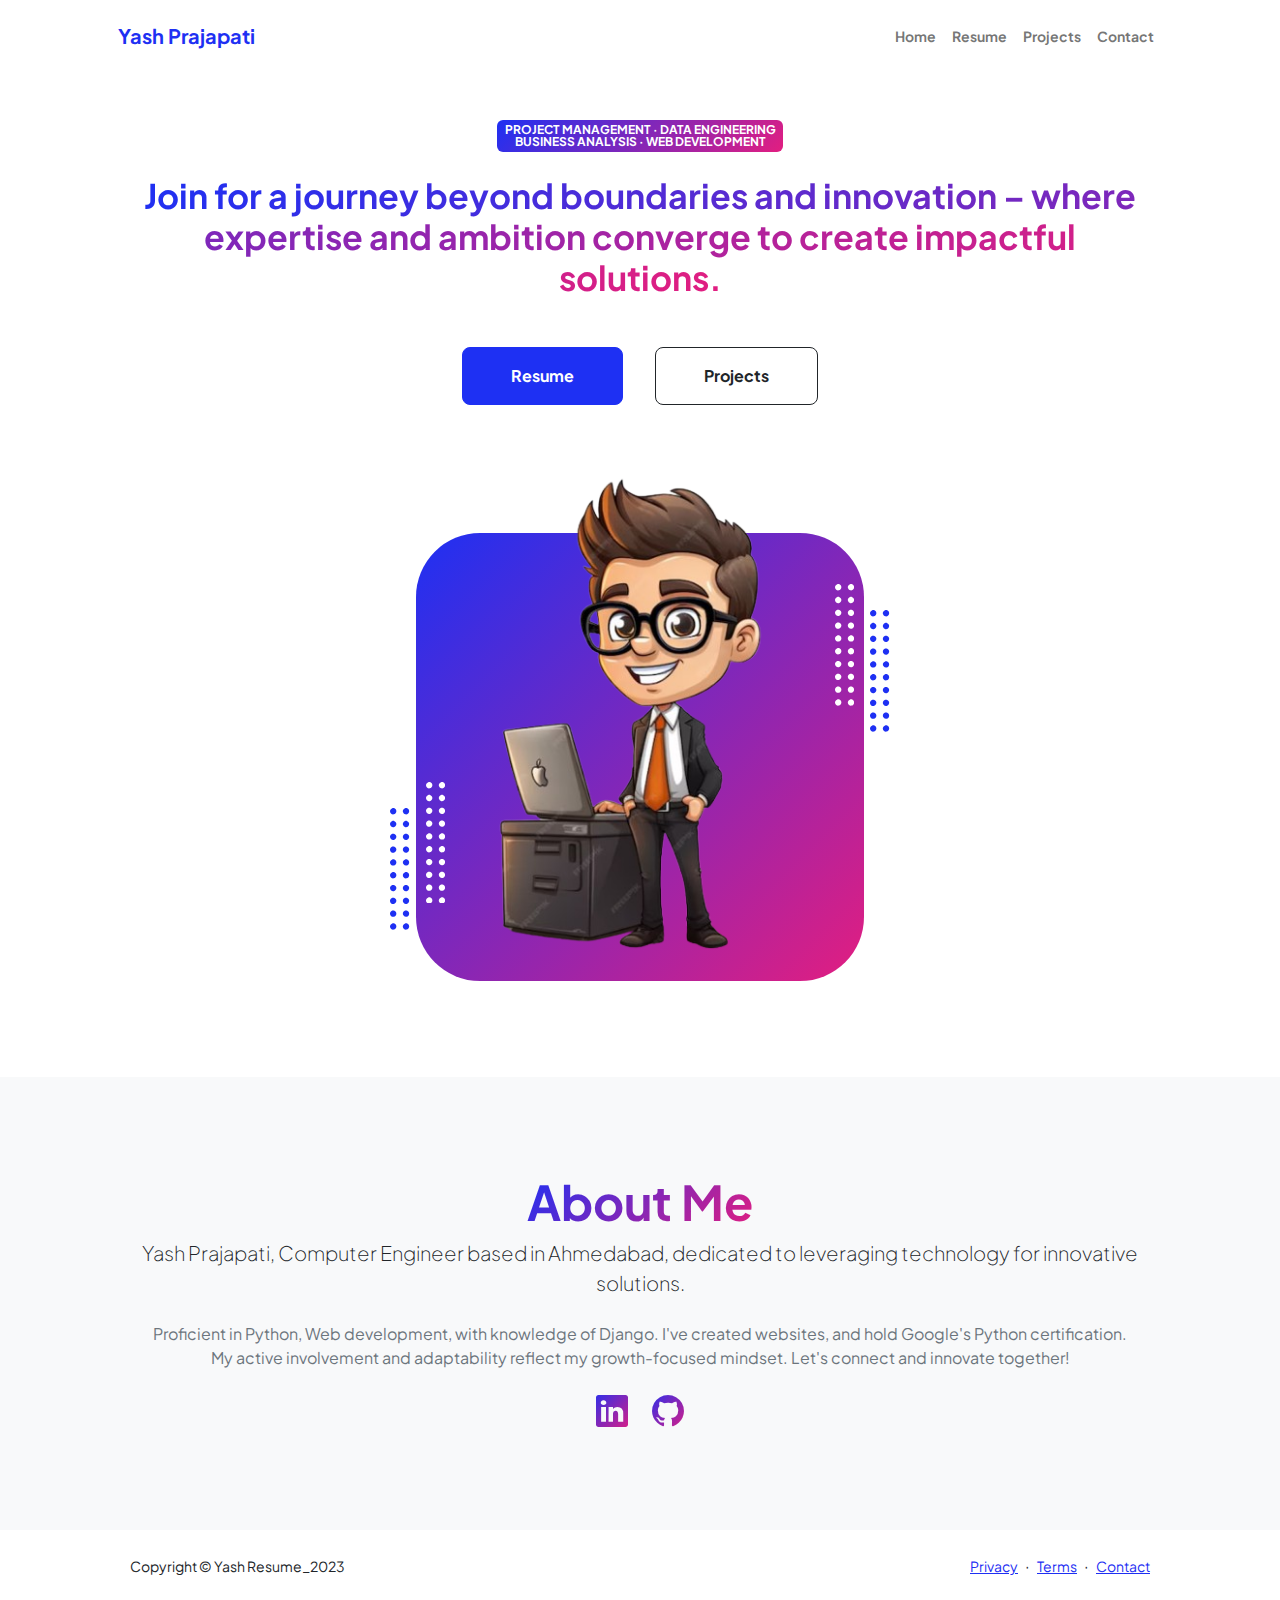
<file: index.html>
<!DOCTYPE html>
<html lang="en">

<head>
    <meta charset="utf-8" />
    <meta name="viewport" content="width=device-width, initial-scale=1, shrink-to-fit=no" />
    <meta name="description" content="Yash Resume" />
    <meta name="author" content="Yash Prajapati" />
    <title>Yash Prajapati</title>
    <!-- Favicon-->
    <link rel="icon" type="image/x-icon" href="assets/favicon.ico" />
    <!-- Custom Google font-->
    <link rel="preconnect" href="https://fonts.googleapis.com" />
    <link rel="preconnect" href="https://fonts.gstatic.com" crossorigin />
    <link
        href="https://fonts.googleapis.com/css2?family=Plus+Jakarta+Sans:wght@100;200;300;400;500;600;700;800;900&amp;display=swap"
        rel="stylesheet" />
    <!-- Bootstrap icons-->
    <link href="https://cdn.jsdelivr.net/npm/bootstrap-icons@1.8.1/font/bootstrap-icons.css" rel="stylesheet" />
    <!-- Core theme CSS (includes Bootstrap)-->
    <link href="css/styles.css" rel="stylesheet" />

    <!-- Google tag (gtag.js) -->
    <script async src="https://www.googletagmanager.com/gtag/js?id=G-6KYEHEH94V"></script>
    <script>
        window.dataLayer = window.dataLayer || [];
        function gtag() { dataLayer.push(arguments); }
        gtag('js', new Date());

        gtag('config', 'G-6KYEHEH94V');
    </script>

    <meta property="og:title" content="Yash Prajapati Resume">
    <meta property="og:description"content="Yash Prajapati, Computer Engineer based in Ahmedabad, dedicated to leveraging technology for innovative solutions.">
    <meta property="og:image" content="https://yashp-resume.netlify.app/assets/websnap.png">
    <meta property="og:url" content="https://yashp-resume.netlify.app/">
</head>

<body class="d-flex flex-column h-100">
    <main class="flex-shrink-0">
        <!-- Navigation-->
        <nav class="navbar navbar-expand-lg navbar-light bg-white py-3">
            <div class="container px-5">
                <a class="navbar-brand" href="index.html"><span class="fw-bolder text-primary">Yash Prajapati</span></a>
                <button class="navbar-toggler" type="button" data-bs-toggle="collapse"
                    data-bs-target="#navbarSupportedContent" aria-controls="navbarSupportedContent"
                    aria-expanded="false" aria-label="Toggle navigation"><span
                        class="navbar-toggler-icon"></span></button>
                <div class="collapse navbar-collapse" id="navbarSupportedContent">
                    <ul class="navbar-nav ms-auto mb-2 mb-lg-0 small fw-bolder">
                        <li class="nav-item"><a class="nav-link" href="index.html">Home</a></li>
                        <li class="nav-item"><a class="nav-link" href="resume.html">Resume</a></li>
                        <li class="nav-item"><a class="nav-link" href="projects.html">Projects</a></li>
                        <li class="nav-item"><a class="nav-link" href="contact.html">Contact</a></li>
                    </ul>
                </div>
            </div>
        </nav>
        <!-- Header-->
        <header class="py-5">
            <div class="container px-5 pb-5">
                <div class="row gx-5 align-items-center">
                    <div class="col-xxl-5">
                        <!-- Header text content-->
                        <div class="text-center text-xxl-start">
                            <div class="badge bg-gradient-primary-to-secondary text-white mb-4">
                                <div class="text-uppercase" style="font-size: 12px;">Project Management &middot; Data Engineering </div>
                                <div class="text-uppercase" style="font-size: 12px;">Business Analysis &middot; Web Development</div>                            </div>
                            <!-- <div class="fs-3 fw-light text-muted">I can help your business to</div> -->
                            <h1 class="display-3 fw-bolder mb-5" style="font-size: 34px;"><span class="text-gradient d-inline">Join for a journey beyond boundaries and innovation – where expertise and ambition converge to create impactful solutions.</span></h1>
                            <div
                                class="d-grid gap-3 d-sm-flex justify-content-sm-center justify-content-xxl-start mb-3">
                                <a class="btn btn-primary btn-lg px-5 py-3 me-sm-3 fs-6 fw-bolder"
                                    href="resume.html">Resume</a>
                                <a class="btn btn-outline-dark btn-lg px-5 py-3 fs-6 fw-bolder"
                                    href="projects.html">Projects</a>
                            </div>
                        </div>
                    </div>
                    <div class="col-xxl-7">
                        <!-- Header profile picture-->
                        <div class="d-flex justify-content-center mt-5 mt-xxl-0">
                            <div class="profile bg-gradient-primary-to-secondary">

                                <img class="profile-img" src="assets/icon_nobg.png" alt="..." />
                                <div class="dots-1">
                                    <!-- SVG Dots-->
                                    <svg version="1.1" xmlns="http://www.w3.org/2000/svg"
                                        xmlns:xlink="http://www.w3.org/1999/xlink" x="0px" y="0px"
                                        viewBox="0 0 191.6 1215.4" style="enable-background: new 0 0 191.6 1215.4"
                                        xml:space="preserve">
                                        <g transform="translate(0.000000,1280.000000) scale(0.100000,-0.100000)">
                                            <path
                                                d="M227.7,12788.6c-105-35-200-141-222-248c-43-206,163-412,369-369c155,32,275,190,260,339c-11,105-90,213-190,262        C383.7,12801.6,289.7,12808.6,227.7,12788.6z">
                                            </path>
                                            <path
                                                d="M1507.7,12788.6c-151-50-253-216-222-362c25-119,136-230,254-255c194-41,395,142,375,339c-11,105-90,213-190,262        C1663.7,12801.6,1569.7,12808.6,1507.7,12788.6z">
                                            </path>
                                            <path
                                                d="M227.7,11508.6c-105-35-200-141-222-248c-43-206,163-412,369-369c155,32,275,190,260,339c-11,105-90,213-190,262        C383.7,11521.6,289.7,11528.6,227.7,11508.6z">
                                            </path>
                                            <path
                                                d="M1507.7,11508.6c-151-50-253-216-222-362c25-119,136-230,254-255c194-41,395,142,375,339c-11,105-90,213-190,262        C1663.7,11521.6,1569.7,11528.6,1507.7,11508.6z">
                                            </path>
                                            <path
                                                d="M227.7,10228.6c-105-35-200-141-222-248c-43-206,163-412,369-369c155,32,275,190,260,339c-11,105-90,213-190,262        C383.7,10241.6,289.7,10248.6,227.7,10228.6z">
                                            </path>
                                            <path
                                                d="M1507.7,10228.6c-105-35-200-141-222-248c-43-206,163-412,369-369c155,32,275,190,260,339c-11,105-90,213-190,262        C1663.7,10241.6,1569.7,10248.6,1507.7,10228.6z">
                                            </path>
                                            <path
                                                d="M227.7,8948.6c-105-35-200-141-222-248c-43-206,163-412,369-369c155,32,275,190,260,339c-11,105-90,213-190,262        C383.7,8961.6,289.7,8968.6,227.7,8948.6z">
                                            </path>
                                            <path
                                                d="M1507.7,8948.6c-105-35-200-141-222-248c-43-206,163-412,369-369c155,32,275,190,260,339c-11,105-90,213-190,262        C1663.7,8961.6,1569.7,8968.6,1507.7,8948.6z">
                                            </path>
                                            <path
                                                d="M227.7,7668.6c-105-35-200-141-222-248c-43-206,163-412,369-369c155,32,275,190,260,339c-11,105-90,213-190,262        C383.7,7681.6,289.7,7688.6,227.7,7668.6z">
                                            </path>
                                            <path
                                                d="M1507.7,7668.6c-105-35-200-141-222-248c-43-206,163-412,369-369c155,32,275,190,260,339c-11,105-90,213-190,262        C1663.7,7681.6,1569.7,7688.6,1507.7,7668.6z">
                                            </path>
                                            <path
                                                d="M227.7,6388.6c-105-35-200-141-222-248c-43-206,163-412,369-369c155,32,275,190,260,339c-11,105-90,213-190,262        C383.7,6401.6,289.7,6408.6,227.7,6388.6z">
                                            </path>
                                            <path
                                                d="M1507.7,6388.6c-105-35-200-141-222-248c-43-206,163-412,369-369c155,32,275,190,260,339c-11,105-90,213-190,262        C1663.7,6401.6,1569.7,6408.6,1507.7,6388.6z">
                                            </path>
                                            <path
                                                d="M227.7,5108.6c-105-35-200-141-222-248c-43-206,163-412,369-369c155,32,275,190,260,339c-11,105-90,213-190,262        C383.7,5121.6,289.7,5128.6,227.7,5108.6z">
                                            </path>
                                            <path
                                                d="M1507.7,5108.6c-105-35-200-141-222-248c-43-206,163-412,369-369c155,32,275,190,260,339c-11,105-90,213-190,262        C1663.7,5121.6,1569.7,5128.6,1507.7,5108.6z">
                                            </path>
                                            <path
                                                d="M227.7,3828.6c-105-35-200-141-222-248c-43-206,163-412,369-369c155,32,275,190,260,339c-11,105-90,213-190,262        C383.7,3841.6,289.7,3848.6,227.7,3828.6z">
                                            </path>
                                            <path
                                                d="M1507.7,3828.6c-105-35-200-141-222-248c-43-206,163-412,369-369c155,32,275,190,260,339c-11,105-90,213-190,262        C1663.7,3841.6,1569.7,3848.6,1507.7,3828.6z">
                                            </path>
                                            <path
                                                d="M227.7,2548.6c-105-35-200-141-222-248c-43-206,163-412,369-369c155,32,275,190,260,339c-11,105-90,213-190,262        C383.7,2561.6,289.7,2568.6,227.7,2548.6z">
                                            </path>
                                            <path
                                                d="M1507.7,2548.6c-105-35-200-141-222-248c-43-206,163-412,369-369c155,32,275,190,260,339c-11,105-90,213-190,262        C1663.7,2561.6,1569.7,2568.6,1507.7,2548.6z">
                                            </path>
                                            <path
                                                d="M227.7,1268.6c-105-35-200-141-222-248c-43-206,163-412,369-369c155,32,275,190,260,339c-11,105-90,213-190,262        C383.7,1281.6,289.7,1288.6,227.7,1268.6z">
                                            </path>
                                            <path
                                                d="M1507.7,1268.6c-105-35-200-141-222-248c-43-206,163-412,369-369c155,32,275,190,260,339c-11,105-90,213-190,262        C1663.7,1281.6,1569.7,1288.6,1507.7,1268.6z">
                                            </path>
                                        </g>
                                    </svg>
                                    <!-- END of SVG dots-->
                                </div>
                                <div class="dots-2">
                                    <!-- SVG Dots-->
                                    <svg version="1.1" xmlns="http://www.w3.org/2000/svg"
                                        xmlns:xlink="http://www.w3.org/1999/xlink" x="0px" y="0px"
                                        viewBox="0 0 191.6 1215.4" style="enable-background: new 0 0 191.6 1215.4"
                                        xml:space="preserve">
                                        <g transform="translate(0.000000,1280.000000) scale(0.100000,-0.100000)">
                                            <path
                                                d="M227.7,12788.6c-105-35-200-141-222-248c-43-206,163-412,369-369c155,32,275,190,260,339c-11,105-90,213-190,262        C383.7,12801.6,289.7,12808.6,227.7,12788.6z">
                                            </path>
                                            <path
                                                d="M1507.7,12788.6c-151-50-253-216-222-362c25-119,136-230,254-255c194-41,395,142,375,339c-11,105-90,213-190,262        C1663.7,12801.6,1569.7,12808.6,1507.7,12788.6z">
                                            </path>
                                            <path
                                                d="M227.7,11508.6c-105-35-200-141-222-248c-43-206,163-412,369-369c155,32,275,190,260,339c-11,105-90,213-190,262        C383.7,11521.6,289.7,11528.6,227.7,11508.6z">
                                            </path>
                                            <path
                                                d="M1507.7,11508.6c-151-50-253-216-222-362c25-119,136-230,254-255c194-41,395,142,375,339c-11,105-90,213-190,262        C1663.7,11521.6,1569.7,11528.6,1507.7,11508.6z">
                                            </path>
                                            <path
                                                d="M227.7,10228.6c-105-35-200-141-222-248c-43-206,163-412,369-369c155,32,275,190,260,339c-11,105-90,213-190,262        C383.7,10241.6,289.7,10248.6,227.7,10228.6z">
                                            </path>
                                            <path
                                                d="M1507.7,10228.6c-105-35-200-141-222-248c-43-206,163-412,369-369c155,32,275,190,260,339c-11,105-90,213-190,262        C1663.7,10241.6,1569.7,10248.6,1507.7,10228.6z">
                                            </path>
                                            <path
                                                d="M227.7,8948.6c-105-35-200-141-222-248c-43-206,163-412,369-369c155,32,275,190,260,339c-11,105-90,213-190,262        C383.7,8961.6,289.7,8968.6,227.7,8948.6z">
                                            </path>
                                            <path
                                                d="M1507.7,8948.6c-105-35-200-141-222-248c-43-206,163-412,369-369c155,32,275,190,260,339c-11,105-90,213-190,262        C1663.7,8961.6,1569.7,8968.6,1507.7,8948.6z">
                                            </path>
                                            <path
                                                d="M227.7,7668.6c-105-35-200-141-222-248c-43-206,163-412,369-369c155,32,275,190,260,339c-11,105-90,213-190,262        C383.7,7681.6,289.7,7688.6,227.7,7668.6z">
                                            </path>
                                            <path
                                                d="M1507.7,7668.6c-105-35-200-141-222-248c-43-206,163-412,369-369c155,32,275,190,260,339c-11,105-90,213-190,262        C1663.7,7681.6,1569.7,7688.6,1507.7,7668.6z">
                                            </path>
                                            <path
                                                d="M227.7,6388.6c-105-35-200-141-222-248c-43-206,163-412,369-369c155,32,275,190,260,339c-11,105-90,213-190,262        C383.7,6401.6,289.7,6408.6,227.7,6388.6z">
                                            </path>
                                            <path
                                                d="M1507.7,6388.6c-105-35-200-141-222-248c-43-206,163-412,369-369c155,32,275,190,260,339c-11,105-90,213-190,262        C1663.7,6401.6,1569.7,6408.6,1507.7,6388.6z">
                                            </path>
                                            <path
                                                d="M227.7,5108.6c-105-35-200-141-222-248c-43-206,163-412,369-369c155,32,275,190,260,339c-11,105-90,213-190,262        C383.7,5121.6,289.7,5128.6,227.7,5108.6z">
                                            </path>
                                            <path
                                                d="M1507.7,5108.6c-105-35-200-141-222-248c-43-206,163-412,369-369c155,32,275,190,260,339c-11,105-90,213-190,262        C1663.7,5121.6,1569.7,5128.6,1507.7,5108.6z">
                                            </path>
                                            <path
                                                d="M227.7,3828.6c-105-35-200-141-222-248c-43-206,163-412,369-369c155,32,275,190,260,339c-11,105-90,213-190,262        C383.7,3841.6,289.7,3848.6,227.7,3828.6z">
                                            </path>
                                            <path
                                                d="M1507.7,3828.6c-105-35-200-141-222-248c-43-206,163-412,369-369c155,32,275,190,260,339c-11,105-90,213-190,262        C1663.7,3841.6,1569.7,3848.6,1507.7,3828.6z">
                                            </path>
                                            <path
                                                d="M227.7,2548.6c-105-35-200-141-222-248c-43-206,163-412,369-369c155,32,275,190,260,339c-11,105-90,213-190,262        C383.7,2561.6,289.7,2568.6,227.7,2548.6z">
                                            </path>
                                            <path
                                                d="M1507.7,2548.6c-105-35-200-141-222-248c-43-206,163-412,369-369c155,32,275,190,260,339c-11,105-90,213-190,262        C1663.7,2561.6,1569.7,2568.6,1507.7,2548.6z">
                                            </path>
                                            <path
                                                d="M227.7,1268.6c-105-35-200-141-222-248c-43-206,163-412,369-369c155,32,275,190,260,339c-11,105-90,213-190,262        C383.7,1281.6,289.7,1288.6,227.7,1268.6z">
                                            </path>
                                            <path
                                                d="M1507.7,1268.6c-105-35-200-141-222-248c-43-206,163-412,369-369c155,32,275,190,260,339c-11,105-90,213-190,262        C1663.7,1281.6,1569.7,1288.6,1507.7,1268.6z">
                                            </path>
                                        </g>
                                    </svg>
                                    <!-- END of SVG dots-->
                                </div>
                                <div class="dots-3">
                                    <!-- SVG Dots-->
                                    <svg version="1.1" xmlns="http://www.w3.org/2000/svg"
                                        xmlns:xlink="http://www.w3.org/1999/xlink" x="0px" y="0px"
                                        viewBox="0 0 191.6 1215.4" style="enable-background: new 0 0 191.6 1215.4"
                                        xml:space="preserve">
                                        <g transform="translate(0.000000,1280.000000) scale(0.100000,-0.100000)">
                                            <path
                                                d="M227.7,12788.6c-105-35-200-141-222-248c-43-206,163-412,369-369c155,32,275,190,260,339c-11,105-90,213-190,262        C383.7,12801.6,289.7,12808.6,227.7,12788.6z">
                                            </path>
                                            <path
                                                d="M1507.7,12788.6c-151-50-253-216-222-362c25-119,136-230,254-255c194-41,395,142,375,339c-11,105-90,213-190,262        C1663.7,12801.6,1569.7,12808.6,1507.7,12788.6z">
                                            </path>
                                            <path
                                                d="M227.7,11508.6c-105-35-200-141-222-248c-43-206,163-412,369-369c155,32,275,190,260,339c-11,105-90,213-190,262        C383.7,11521.6,289.7,11528.6,227.7,11508.6z">
                                            </path>
                                            <path
                                                d="M1507.7,11508.6c-151-50-253-216-222-362c25-119,136-230,254-255c194-41,395,142,375,339c-11,105-90,213-190,262        C1663.7,11521.6,1569.7,11528.6,1507.7,11508.6z">
                                            </path>
                                            <path
                                                d="M227.7,10228.6c-105-35-200-141-222-248c-43-206,163-412,369-369c155,32,275,190,260,339c-11,105-90,213-190,262        C383.7,10241.6,289.7,10248.6,227.7,10228.6z">
                                            </path>
                                            <path
                                                d="M1507.7,10228.6c-105-35-200-141-222-248c-43-206,163-412,369-369c155,32,275,190,260,339c-11,105-90,213-190,262        C1663.7,10241.6,1569.7,10248.6,1507.7,10228.6z">
                                            </path>
                                            <path
                                                d="M227.7,8948.6c-105-35-200-141-222-248c-43-206,163-412,369-369c155,32,275,190,260,339c-11,105-90,213-190,262        C383.7,8961.6,289.7,8968.6,227.7,8948.6z">
                                            </path>
                                            <path
                                                d="M1507.7,8948.6c-105-35-200-141-222-248c-43-206,163-412,369-369c155,32,275,190,260,339c-11,105-90,213-190,262        C1663.7,8961.6,1569.7,8968.6,1507.7,8948.6z">
                                            </path>
                                            <path
                                                d="M227.7,7668.6c-105-35-200-141-222-248c-43-206,163-412,369-369c155,32,275,190,260,339c-11,105-90,213-190,262        C383.7,7681.6,289.7,7688.6,227.7,7668.6z">
                                            </path>
                                            <path
                                                d="M1507.7,7668.6c-105-35-200-141-222-248c-43-206,163-412,369-369c155,32,275,190,260,339c-11,105-90,213-190,262        C1663.7,7681.6,1569.7,7688.6,1507.7,7668.6z">
                                            </path>
                                            <path
                                                d="M227.7,6388.6c-105-35-200-141-222-248c-43-206,163-412,369-369c155,32,275,190,260,339c-11,105-90,213-190,262        C383.7,6401.6,289.7,6408.6,227.7,6388.6z">
                                            </path>
                                            <path
                                                d="M1507.7,6388.6c-105-35-200-141-222-248c-43-206,163-412,369-369c155,32,275,190,260,339c-11,105-90,213-190,262        C1663.7,6401.6,1569.7,6408.6,1507.7,6388.6z">
                                            </path>
                                            <path
                                                d="M227.7,5108.6c-105-35-200-141-222-248c-43-206,163-412,369-369c155,32,275,190,260,339c-11,105-90,213-190,262        C383.7,5121.6,289.7,5128.6,227.7,5108.6z">
                                            </path>
                                            <path
                                                d="M1507.7,5108.6c-105-35-200-141-222-248c-43-206,163-412,369-369c155,32,275,190,260,339c-11,105-90,213-190,262        C1663.7,5121.6,1569.7,5128.6,1507.7,5108.6z">
                                            </path>
                                            <path
                                                d="M227.7,3828.6c-105-35-200-141-222-248c-43-206,163-412,369-369c155,32,275,190,260,339c-11,105-90,213-190,262        C383.7,3841.6,289.7,3848.6,227.7,3828.6z">
                                            </path>
                                            <path
                                                d="M1507.7,3828.6c-105-35-200-141-222-248c-43-206,163-412,369-369c155,32,275,190,260,339c-11,105-90,213-190,262        C1663.7,3841.6,1569.7,3848.6,1507.7,3828.6z">
                                            </path>
                                            <path
                                                d="M227.7,2548.6c-105-35-200-141-222-248c-43-206,163-412,369-369c155,32,275,190,260,339c-11,105-90,213-190,262        C383.7,2561.6,289.7,2568.6,227.7,2548.6z">
                                            </path>
                                            <path
                                                d="M1507.7,2548.6c-105-35-200-141-222-248c-43-206,163-412,369-369c155,32,275,190,260,339c-11,105-90,213-190,262        C1663.7,2561.6,1569.7,2568.6,1507.7,2548.6z">
                                            </path>
                                            <path
                                                d="M227.7,1268.6c-105-35-200-141-222-248c-43-206,163-412,369-369c155,32,275,190,260,339c-11,105-90,213-190,262        C383.7,1281.6,289.7,1288.6,227.7,1268.6z">
                                            </path>
                                            <path
                                                d="M1507.7,1268.6c-105-35-200-141-222-248c-43-206,163-412,369-369c155,32,275,190,260,339c-11,105-90,213-190,262        C1663.7,1281.6,1569.7,1288.6,1507.7,1268.6z">
                                            </path>
                                        </g>
                                    </svg>
                                    <!-- END of SVG dots-->
                                </div>
                                <div class="dots-4">
                                    <!-- SVG Dots-->
                                    <svg version="1.1" xmlns="http://www.w3.org/2000/svg"
                                        xmlns:xlink="http://www.w3.org/1999/xlink" x="0px" y="0px"
                                        viewBox="0 0 191.6 1215.4" style="enable-background: new 0 0 191.6 1215.4"
                                        xml:space="preserve">
                                        <g transform="translate(0.000000,1280.000000) scale(0.100000,-0.100000)">
                                            <path
                                                d="M227.7,12788.6c-105-35-200-141-222-248c-43-206,163-412,369-369c155,32,275,190,260,339c-11,105-90,213-190,262        C383.7,12801.6,289.7,12808.6,227.7,12788.6z">
                                            </path>
                                            <path
                                                d="M1507.7,12788.6c-151-50-253-216-222-362c25-119,136-230,254-255c194-41,395,142,375,339c-11,105-90,213-190,262        C1663.7,12801.6,1569.7,12808.6,1507.7,12788.6z">
                                            </path>
                                            <path
                                                d="M227.7,11508.6c-105-35-200-141-222-248c-43-206,163-412,369-369c155,32,275,190,260,339c-11,105-90,213-190,262        C383.7,11521.6,289.7,11528.6,227.7,11508.6z">
                                            </path>
                                            <path
                                                d="M1507.7,11508.6c-151-50-253-216-222-362c25-119,136-230,254-255c194-41,395,142,375,339c-11,105-90,213-190,262        C1663.7,11521.6,1569.7,11528.6,1507.7,11508.6z">
                                            </path>
                                            <path
                                                d="M227.7,10228.6c-105-35-200-141-222-248c-43-206,163-412,369-369c155,32,275,190,260,339c-11,105-90,213-190,262        C383.7,10241.6,289.7,10248.6,227.7,10228.6z">
                                            </path>
                                            <path
                                                d="M1507.7,10228.6c-105-35-200-141-222-248c-43-206,163-412,369-369c155,32,275,190,260,339c-11,105-90,213-190,262        C1663.7,10241.6,1569.7,10248.6,1507.7,10228.6z">
                                            </path>
                                            <path
                                                d="M227.7,8948.6c-105-35-200-141-222-248c-43-206,163-412,369-369c155,32,275,190,260,339c-11,105-90,213-190,262        C383.7,8961.6,289.7,8968.6,227.7,8948.6z">
                                            </path>
                                            <path
                                                d="M1507.7,8948.6c-105-35-200-141-222-248c-43-206,163-412,369-369c155,32,275,190,260,339c-11,105-90,213-190,262        C1663.7,8961.6,1569.7,8968.6,1507.7,8948.6z">
                                            </path>
                                            <path
                                                d="M227.7,7668.6c-105-35-200-141-222-248c-43-206,163-412,369-369c155,32,275,190,260,339c-11,105-90,213-190,262        C383.7,7681.6,289.7,7688.6,227.7,7668.6z">
                                            </path>
                                            <path
                                                d="M1507.7,7668.6c-105-35-200-141-222-248c-43-206,163-412,369-369c155,32,275,190,260,339c-11,105-90,213-190,262        C1663.7,7681.6,1569.7,7688.6,1507.7,7668.6z">
                                            </path>
                                            <path
                                                d="M227.7,6388.6c-105-35-200-141-222-248c-43-206,163-412,369-369c155,32,275,190,260,339c-11,105-90,213-190,262        C383.7,6401.6,289.7,6408.6,227.7,6388.6z">
                                            </path>
                                            <path
                                                d="M1507.7,6388.6c-105-35-200-141-222-248c-43-206,163-412,369-369c155,32,275,190,260,339c-11,105-90,213-190,262        C1663.7,6401.6,1569.7,6408.6,1507.7,6388.6z">
                                            </path>
                                            <path
                                                d="M227.7,5108.6c-105-35-200-141-222-248c-43-206,163-412,369-369c155,32,275,190,260,339c-11,105-90,213-190,262        C383.7,5121.6,289.7,5128.6,227.7,5108.6z">
                                            </path>
                                            <path
                                                d="M1507.7,5108.6c-105-35-200-141-222-248c-43-206,163-412,369-369c155,32,275,190,260,339c-11,105-90,213-190,262        C1663.7,5121.6,1569.7,5128.6,1507.7,5108.6z">
                                            </path>
                                            <path
                                                d="M227.7,3828.6c-105-35-200-141-222-248c-43-206,163-412,369-369c155,32,275,190,260,339c-11,105-90,213-190,262        C383.7,3841.6,289.7,3848.6,227.7,3828.6z">
                                            </path>
                                            <path
                                                d="M1507.7,3828.6c-105-35-200-141-222-248c-43-206,163-412,369-369c155,32,275,190,260,339c-11,105-90,213-190,262        C1663.7,3841.6,1569.7,3848.6,1507.7,3828.6z">
                                            </path>
                                            <path
                                                d="M227.7,2548.6c-105-35-200-141-222-248c-43-206,163-412,369-369c155,32,275,190,260,339c-11,105-90,213-190,262        C383.7,2561.6,289.7,2568.6,227.7,2548.6z">
                                            </path>
                                            <path
                                                d="M1507.7,2548.6c-105-35-200-141-222-248c-43-206,163-412,369-369c155,32,275,190,260,339c-11,105-90,213-190,262        C1663.7,2561.6,1569.7,2568.6,1507.7,2548.6z">
                                            </path>
                                            <path
                                                d="M227.7,1268.6c-105-35-200-141-222-248c-43-206,163-412,369-369c155,32,275,190,260,339c-11,105-90,213-190,262        C383.7,1281.6,289.7,1288.6,227.7,1268.6z">
                                            </path>
                                            <path
                                                d="M1507.7,1268.6c-105-35-200-141-222-248c-43-206,163-412,369-369c155,32,275,190,260,339c-11,105-90,213-190,262        C1663.7,1281.6,1569.7,1288.6,1507.7,1268.6z">
                                            </path>
                                        </g>
                                    </svg>
                                    <!-- END of SVG dots-->
                                </div>
                            </div>
                        </div>
                    </div>
                </div>
            </div>
        </header>
        <!-- About Section-->
        <section class="bg-light py-5">
            <div class="container px-5">
                <div class="row gx-5 justify-content-center">
                    <div class="col-xxl-8">
                        <div class="text-center my-5">
                            <h2 class="display-5 fw-bolder"><span class="text-gradient d-inline">About Me</span></h2>
                            <p class="lead fw-light mb-4">Yash Prajapati, Computer Engineer based in Ahmedabad, dedicated to leveraging technology for innovative solutions.</p>
                            <p class="text-muted"> Proficient in Python, Web development, with knowledge of Django. I've created websites, and hold Google's Python certification. My active involvement and adaptability reflect my growth-focused mindset. Let's connect and innovate together!</p>
                            <div class="d-flex justify-content-center fs-2 gap-4">
                                <!-- <a class="text-gradient" href="#!"><i class="bi bi-twitter"></i></a> -->
                                <a class="text-gradient" href="https://www.linkedin.com/in/yash-prajapati-557724219/"
                                    target="_blank"><i class="bi bi-linkedin"></i></a>
                                <a class="text-gradient" href="https://github.com/Yash-Y09" target="_blank"><i
                                        class="bi bi-github"></i></a>
                            </div>
                        </div>
                    </div>
                </div>
            </div>
        </section>
    </main>
    <!-- Footer-->
    <footer class="bg-white py-4 mt-auto">
        <div class="container px-5">
            <div class="row align-items-center justify-content-between flex-column flex-sm-row">
                <div class="col-auto">
                    <div class="small m-0">Copyright &copy; Yash Resume_2023</div>
                </div>
                <div class="col-auto">
                    <a class="small" href="#!">Privacy</a>
                    <span class="mx-1">&middot;</span>
                    <a class="small" href="#!">Terms</a>
                    <span class="mx-1">&middot;</span>
                    <a class="small" href="contact.html">Contact</a>
                </div>
            </div>
        </div>
    </footer>
    <!-- Bootstrap core JS-->
    <script src="https://cdn.jsdelivr.net/npm/bootstrap@5.2.3/dist/js/bootstrap.bundle.min.js"></script>
    <!-- Core theme JS-->
    <script src="js/scripts.js"></script>
</body>

</html>
</file>
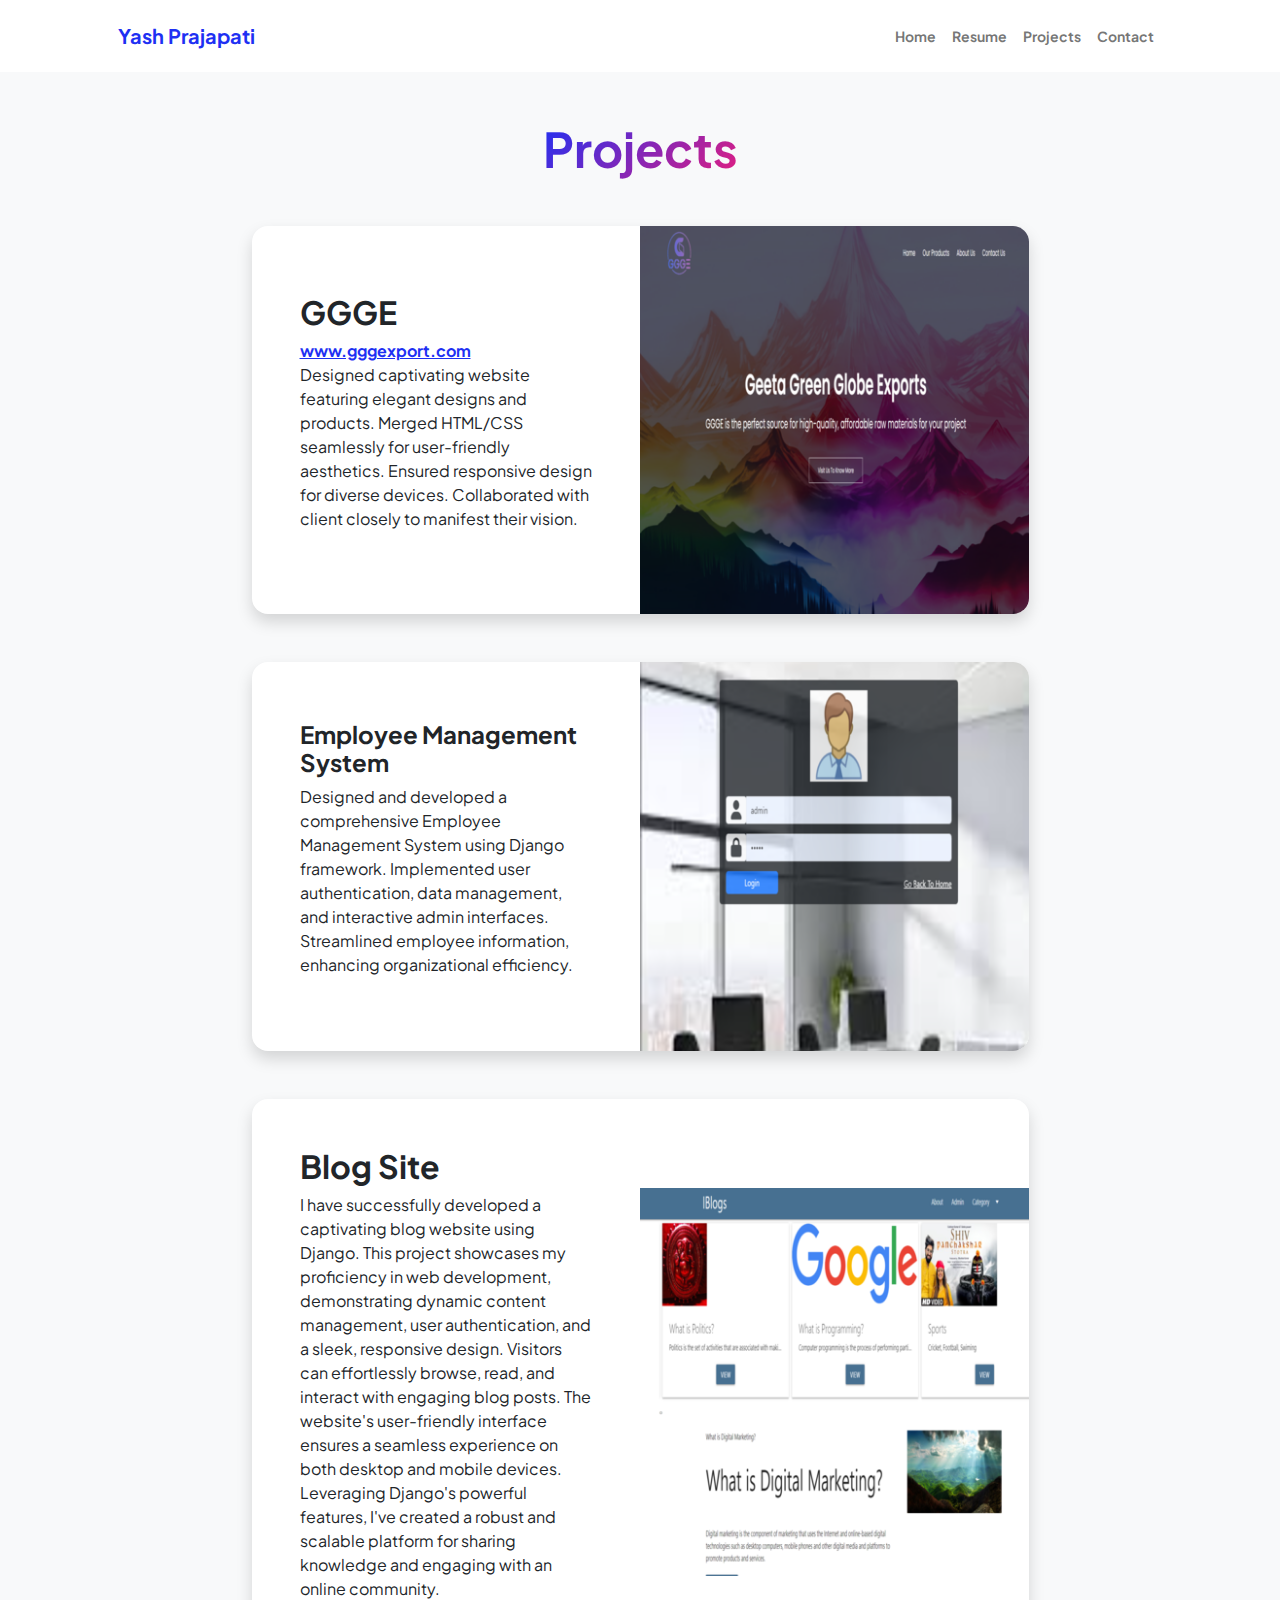
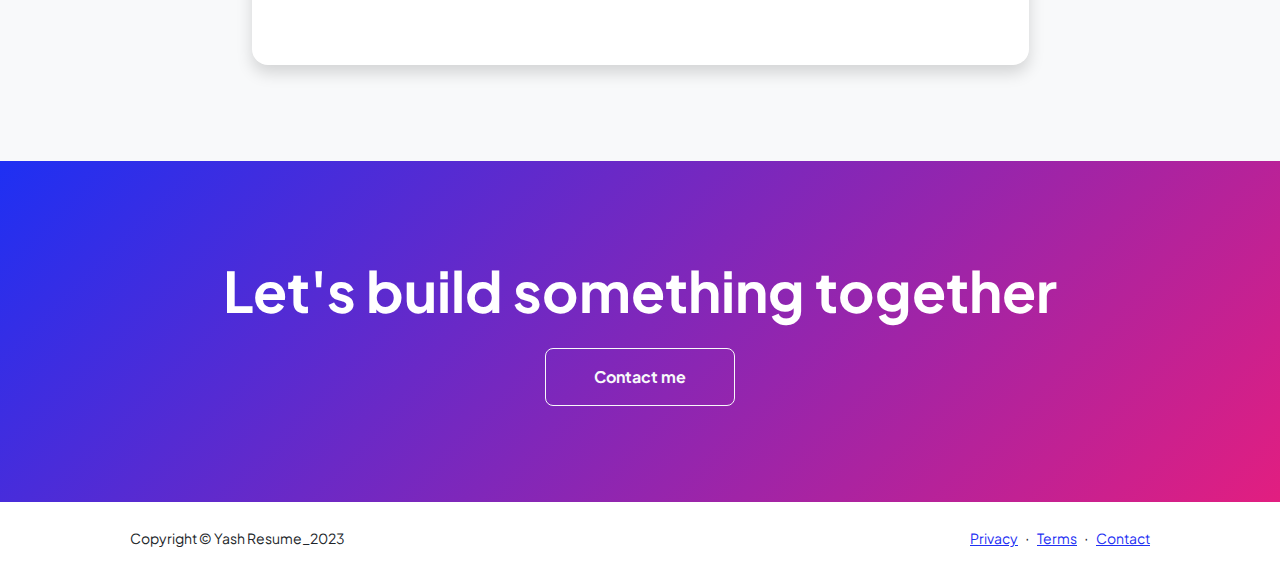
<file: projects.html>
<!DOCTYPE html>
<html lang="en">

<head>
    <meta charset="utf-8" />
    <meta name="viewport" content="width=device-width, initial-scale=1, shrink-to-fit=no" />
    <meta name="description" content="Yash Resume" />
    <meta name="author" content="Yash Prajapati" />
    <title>Yash Prajapati</title>
    <!-- Favicon-->
    <link rel="icon" type="image/x-icon" href="assets/favicon.ico" />
    <!-- Custom Google font-->
    <link rel="preconnect" href="https://fonts.googleapis.com" />
    <link rel="preconnect" href="https://fonts.gstatic.com" crossorigin />
    <link
        href="https://fonts.googleapis.com/css2?family=Plus+Jakarta+Sans:wght@100;200;300;400;500;600;700;800;900&amp;display=swap"
        rel="stylesheet" />
    <!-- Bootstrap icons-->
    <link href="https://cdn.jsdelivr.net/npm/bootstrap-icons@1.8.1/font/bootstrap-icons.css" rel="stylesheet" />
    <!-- Core theme CSS (includes Bootstrap)-->
    <link href="css/styles.css" rel="stylesheet" />

    <!-- Google tag (gtag.js) -->
    <script async src="https://www.googletagmanager.com/gtag/js?id=G-6KYEHEH94V"></script>
    <script>
        window.dataLayer = window.dataLayer || [];
        function gtag() { dataLayer.push(arguments); }
        gtag('js', new Date());

        gtag('config', 'G-6KYEHEH94V');
    </script>
</head>

<body class="d-flex flex-column h-100 bg-light">
    <main class="flex-shrink-0">
        <!-- Navigation-->
        <nav class="navbar navbar-expand-lg navbar-light bg-white py-3">
            <div class="container px-5">
                <a class="navbar-brand" href="index.html"><span class="fw-bolder text-primary">Yash Prajapati</span></a>
                <button class="navbar-toggler" type="button" data-bs-toggle="collapse"
                    data-bs-target="#navbarSupportedContent" aria-controls="navbarSupportedContent"
                    aria-expanded="false" aria-label="Toggle navigation"><span
                        class="navbar-toggler-icon"></span></button>
                <div class="collapse navbar-collapse" id="navbarSupportedContent">
                    <ul class="navbar-nav ms-auto mb-2 mb-lg-0 small fw-bolder">
                        <li class="nav-item"><a class="nav-link" href="index.html">Home</a></li>
                        <li class="nav-item"><a class="nav-link" href="resume.html">Resume</a></li>
                        <li class="nav-item"><a class="nav-link" href="projects.html">Projects</a></li>
                        <li class="nav-item"><a class="nav-link" href="contact.html">Contact</a></li>
                    </ul>
                </div>
            </div>
        </nav>
        <!-- Projects Section-->
        <section class="py-5">
            <div class="container  mb-5">
                <div class="text-center mb-5">
                    <h1 class="display-5 fw-bolder mb-0"><span class="text-gradient d-inline">Projects</span></h1>
                </div>
                <div class="row gx-5 justify-content-center">
                    <div class="col-lg-11 col-xl-9 col-xxl-8">
                        <!-- Project Card 1 -->
                        <div class="card overflow-hidden shadow rounded-4 border-0 mb-5">
                            <div class="card-body p-0">
                                <div class="row g-0 align-items-center">
                                    <div class="col-md-6">
                                        <div class="p-5">
                                            <h2 class="fw-bolder">GGGE</h2>
                                            <a href="www.gggexport.com"><b>www.gggexport.com</b></a>
                                            <p>Designed captivating website featuring elegant designs and products.
                                                Merged HTML/CSS seamlessly for user-friendly aesthetics. Ensured
                                                responsive design for diverse devices. Collaborated with client closely
                                                to manifest their vision.</p>
                                        </div>
                                    </div>
                                    <div class="col-md-6">
                                        <img class="img-fluid" src="assets/ggge.png" alt="..." />
                                    </div>
                                </div>
                            </div>
                        </div>

                        <!-- Project Card 2 -->
                        <div class="card overflow-hidden shadow rounded-4 border-0 mb-5">
                            <div class="card-body p-0">
                                <div class="row g-0 align-items-center">
                                    <div class="col-md-6">
                                        <div class="p-5">
                                            <h2 class="fw-bolder" style="font-size: 24px;">Employee Management System
                                            </h2>
                                            <p>Designed and developed a comprehensive Employee Management System using
                                                Django framework. Implemented user authentication, data management, and
                                                interactive admin interfaces. Streamlined employee information,
                                                enhancing organizational efficiency.</p>
                                        </div>
                                    </div>
                                    <div class="col-md-6">
                                        <img class="img-fluid" src="assets/emp.png" alt="..." />
                                    </div>
                                </div>
                            </div>
                        </div>

                        <!-- Project Card 3 -->
                        <div class="card overflow-hidden shadow rounded-4 border-0">
                            <div class="card-body p-0">
                                <div class="row g-0 align-items-center">
                                    <div class="col-md-6">
                                        <div class="p-5">
                                            <h2 class="fw-bolder">Blog Site</h2>
                                            <p>I have successfully developed a captivating blog website using Django.
                                                This project showcases my proficiency in web development, demonstrating
                                                dynamic content management, user authentication, and a sleek, responsive
                                                design. Visitors can effortlessly browse, read, and interact with
                                                engaging blog posts. The website's user-friendly interface ensures a
                                                seamless experience on both desktop and mobile devices. Leveraging
                                                Django's powerful features, I've created a robust and scalable platform
                                                for sharing knowledge and engaging with an online community. </p>
                                        </div>
                                    </div>
                                    <div class="col-md-6">
                                        <img class="img-fluid" src="assets/blog.png" alt="..." />
                                    </div>
                                </div>
                            </div>
                        </div>
                    </div>
                </div>
            </div>
        </section>
        <!-- Call to action section-->
        <section class="py-5 bg-gradient-primary-to-secondary text-white">
            <div class="container px-5 my-5">
                <div class="text-center">
                    <h2 class="display-4 fw-bolder mb-4">Let's build something together</h2>
                    <a class="btn btn-outline-light btn-lg px-5 py-3 fs-6 fw-bolder" href="contact.html">Contact me</a>
                </div>
            </div>
        </section>

    </main>
    <!-- Footer-->
    <footer class="bg-white py-4 mt-auto">
        <div class="container px-5">
            <div class="row align-items-center justify-content-between flex-column flex-sm-row">
                <div class="col-auto">
                    <div class="small m-0">Copyright &copy; Yash Resume_2023</div>
                </div>
                <div class="col-auto">
                    <a class="small" href="#!">Privacy</a>
                    <span class="mx-1">&middot;</span>
                    <a class="small" href="#!">Terms</a>
                    <span class="mx-1">&middot;</span>
                    <a class="small" href="contact.html">Contact</a>
                </div>
            </div>
        </div>
    </footer>
    <!-- Bootstrap core JS-->
    <script src="https://cdn.jsdelivr.net/npm/bootstrap@5.2.3/dist/js/bootstrap.bundle.min.js"></script>
    <!-- Core theme JS-->
    <script src="js/scripts.js"></script>
</body>

</html>
</file>
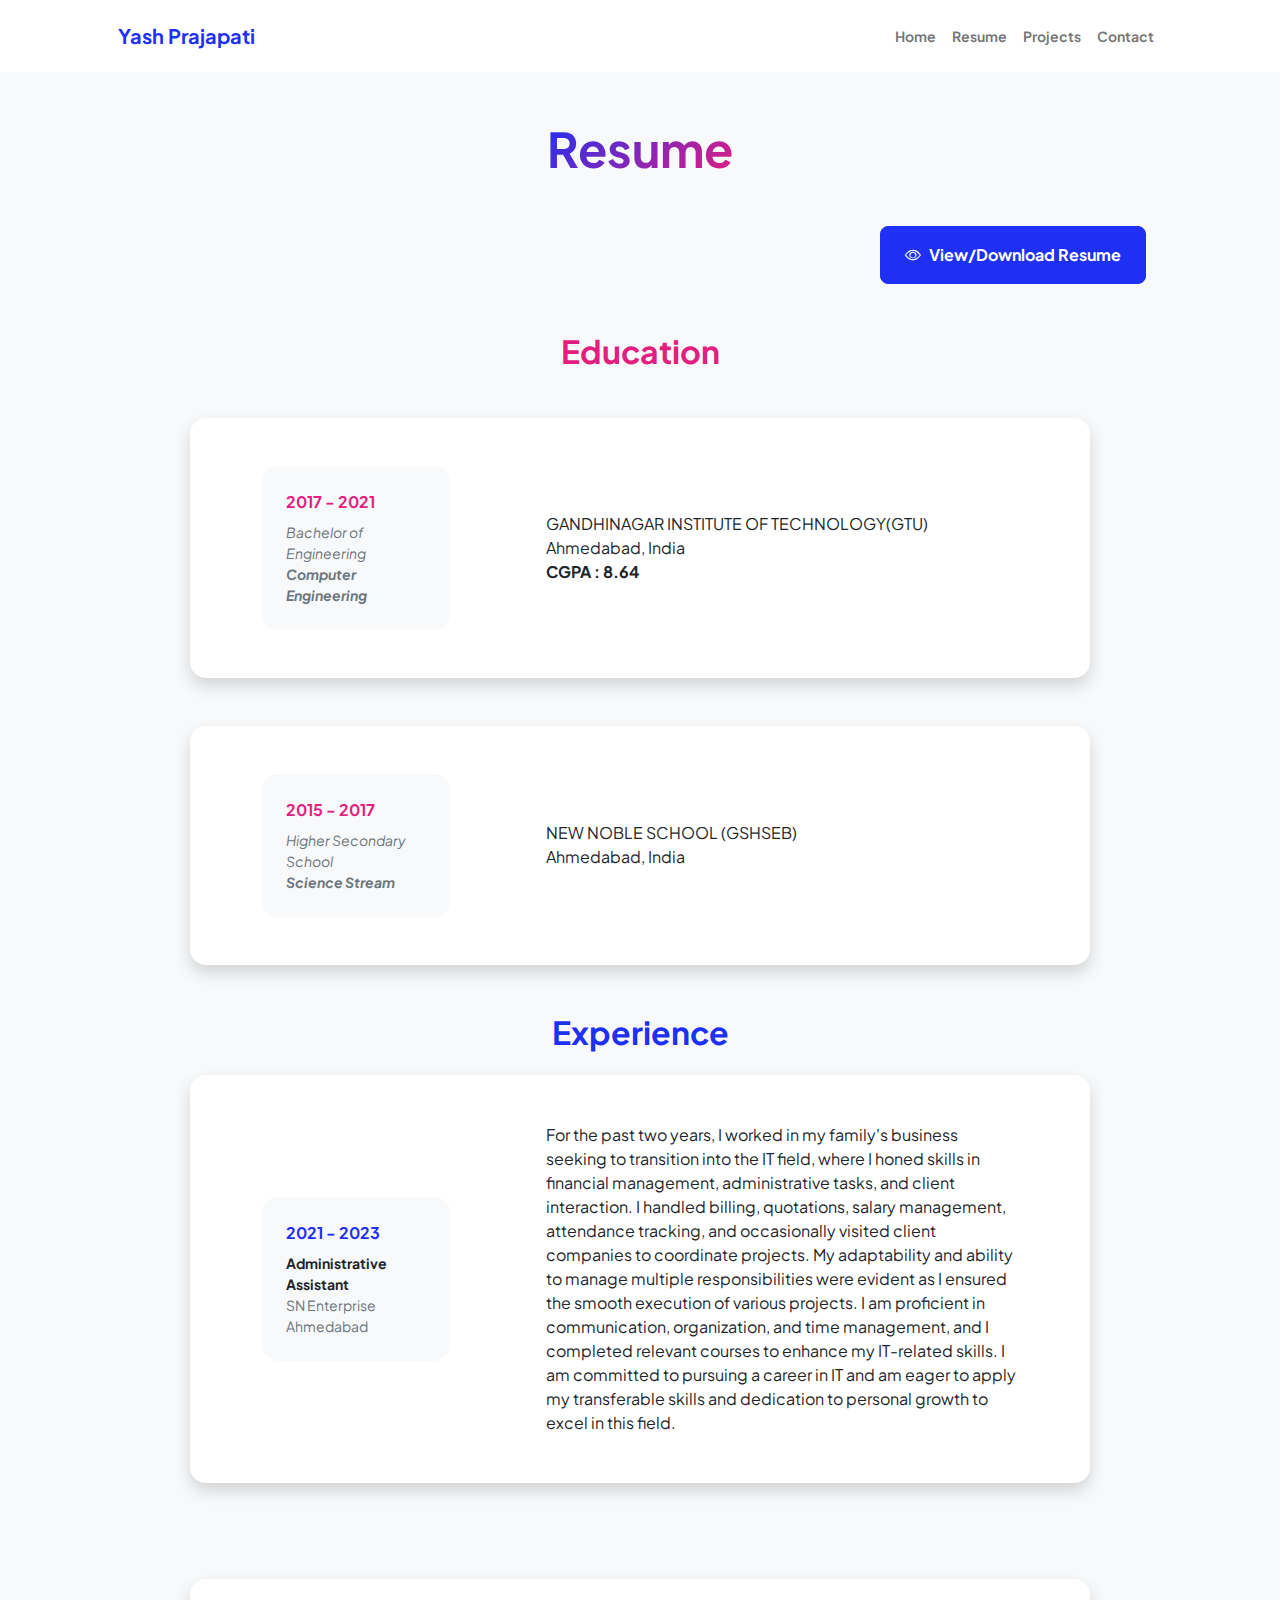
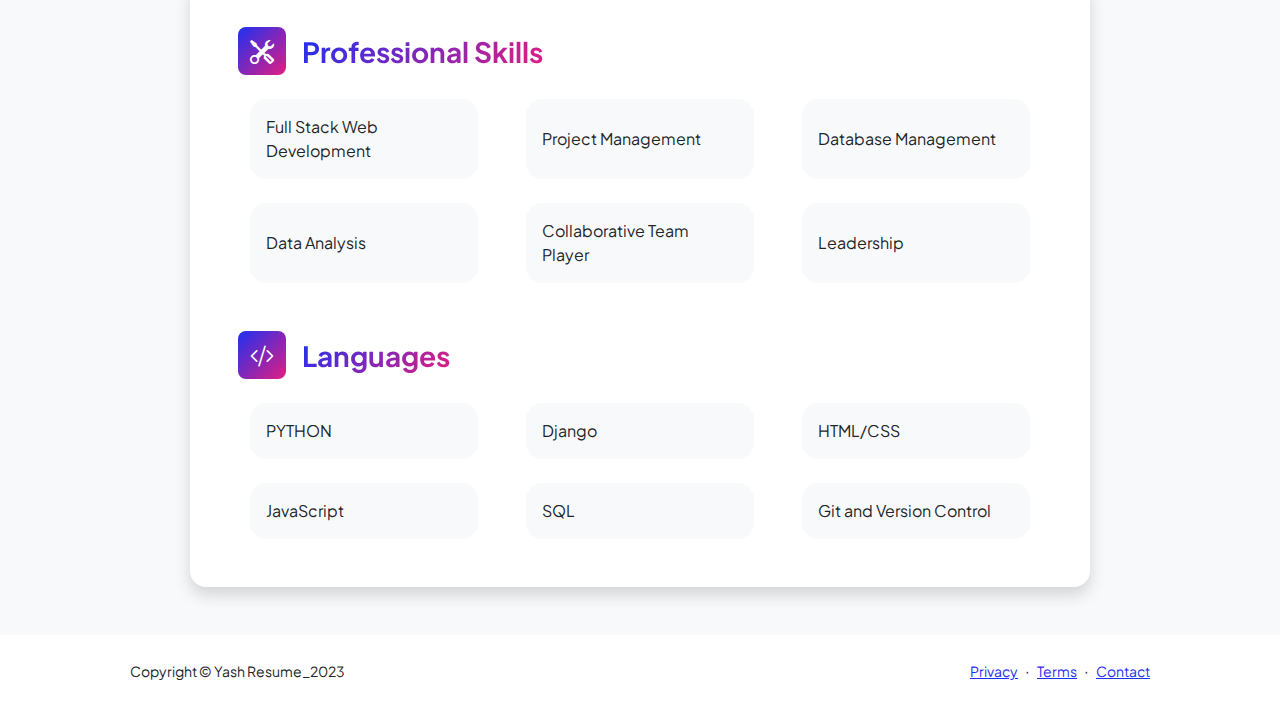
<file: resume.html>
<!DOCTYPE html>
<html lang="en">

<head>
    <meta charset="utf-8" />
    <meta name="viewport" content="width=device-width, initial-scale=1, shrink-to-fit=no" />
    <meta name="description" content="Yash Resume" />
    <meta name="author" content="Yash Prajapati" />
    <title>Yash Prajapati</title>
    <!-- Favicon-->
    <link rel="icon" type="image/x-icon" href="assets/favicon.ico" />
    <!-- Custom Google font-->
    <link rel="preconnect" href="https://fonts.googleapis.com" />
    <link rel="preconnect" href="https://fonts.gstatic.com" crossorigin />
    <link
        href="https://fonts.googleapis.com/css2?family=Plus+Jakarta+Sans:wght@100;200;300;400;500;600;700;800;900&amp;display=swap"
        rel="stylesheet" />
    <!-- Bootstrap icons-->
    <link href="https://cdn.jsdelivr.net/npm/bootstrap-icons@1.8.1/font/bootstrap-icons.css" rel="stylesheet" />
    <!-- Core theme CSS (includes Bootstrap)-->
    <link href="css/styles.css" rel="stylesheet" />

    <!-- Google tag (gtag.js) -->
    <script async src="https://www.googletagmanager.com/gtag/js?id=G-6KYEHEH94V"></script>
    <script>
        window.dataLayer = window.dataLayer || [];
        function gtag() { dataLayer.push(arguments); }
        gtag('js', new Date());

        gtag('config', 'G-6KYEHEH94V');
    </script>
</head>

<body class="d-flex flex-column h-100 bg-light">
    <main class="flex-shrink-0">
        <!-- Navigation-->
        <nav class="navbar navbar-expand-lg navbar-light bg-white py-3">
            <div class="container px-5">
                <a class="navbar-brand" href="index.html"><span class="fw-bolder text-primary">Yash Prajapati</span></a>
                <button class="navbar-toggler" type="button" data-bs-toggle="collapse"
                    data-bs-target="#navbarSupportedContent" aria-controls="navbarSupportedContent"
                    aria-expanded="false" aria-label="Toggle navigation"><span
                        class="navbar-toggler-icon"></span></button>
                <div class="collapse navbar-collapse" id="navbarSupportedContent">
                    <ul class="navbar-nav ms-auto mb-2 mb-lg-0 small fw-bolder">
                        <li class="nav-item"><a class="nav-link" href="index.html">Home</a></li>
                        <li class="nav-item"><a class="nav-link" href="resume.html">Resume</a></li>
                        <li class="nav-item"><a class="nav-link" href="projects.html">Projects</a></li>
                        <li class="nav-item"><a class="nav-link" href="contact.html">Contact</a></li>
                    </ul>
                </div>
            </div>
        </nav>
        <!-- Page Content-->
        <div class="container px-5 my-5">
            <div class="text-center mb-5">
                <h1 class="display-5 fw-bolder mb-0"><span class="text-gradient d-inline">Resume</span></h1>
            </div>
            <div class="text-center text-lg-end">
                <a class="btn btn-primary btn-lg px-4 py-3 me-sm-3 fs-6 fw-bolder" href="assets/Yash Prajapati.pdf"
                    target="_blank">
                    <div class="d-inline-block bi bi-eye me-2"></div>View/Download Resume
                </a>
            </div>
        </div>
        <div class="row gx-5 justify-content-center">
            <div class="col-lg-11 col-xl-9 col-xxl-8">


                <!-- Education Section-->
                <section>
                    <div class="d-flex align-items-center justify-content-between mb-4">
                        <h2 class="text-secondary fw-bolder mb-4 mx-auto">Education</h2>

                    </div>

                    <!-- Education Card 1-->
                    <div class="card shadow border-0 rounded-4 mb-5">
                        <div class="card-body p-5">
                            <div class="row align-items-center gx-5">
                                <div class="col text-center text-lg-start mb-4 mb-lg-0">
                                    <div class="bg-light p-4 rounded-4">
                                        <div class="text-secondary fw-bolder mb-2">2017 - 2021</div>

                                        <div class="fst-italic">
                                            <div class="small text-muted">Bachelor of Engineering</div>
                                            <div class="small text-muted"><b>Computer Engineering</b></div>
                                        </div>
                                    </div>
                                </div>
                                <div class="col-lg-8">
                                    <div> GANDHINAGAR INSTITUTE OF TECHNOLOGY(GTU) <br> Ahmedabad, India <br> <b>CGPA
                                            : 8.64</b> </div>
                                </div>
                            </div>
                        </div>
                    </div>
                    <!-- Education Card 2-->
                    <div class="card shadow border-0 rounded-4 mb-5">
                        <div class="card-body p-5">
                            <div class="row align-items-center gx-5">
                                <div class="col text-center text-lg-start mb-4 mb-lg-0">
                                    <div class="bg-light p-4 rounded-4">
                                        <div class="text-secondary fw-bolder mb-2">2015 - 2017</div>

                                        <div class="fst-italic">
                                            <div class="small text-muted">Higher Secondary School</div>
                                            <div class="small text-muted"><b>Science Stream</b></div>
                                        </div>
                                    </div>
                                </div>
                                <div class="col-lg-8">
                                    <div> NEW NOBLE SCHOOL (GSHSEB) <br> Ahmedabad, India </div>
                                </div>
                            </div>
                        </div>
                    </div>
                </section>

                <!-- Experience Section-->
                <section>
                    <div class="d-flex align-items-center justify-content-between mb-4">
                        <h2 class="text-primary fw-bolder mb-0 mx-auto" >Experience</h2>

                    </div>
                    <!-- Experience Card 1-->
                    <div class="card shadow border-0 rounded-4 mb-5">
                        <div class="card-body p-5">
                            <div class="row align-items-center gx-5">
                                <div class="col text-center text-lg-start mb-4 mb-lg-0">
                                    <div class="bg-light p-4 rounded-4">
                                        <div class="text-primary fw-bolder mb-2">2021 - 2023</div>
                                        <div class="small fw-bolder">Administrative Assistant</div>
                                        <div class="small text-muted">SN Enterprise</div>
                                        <div class="small text-muted">Ahmedabad</div>
                                    </div>
                                </div>
                                <div class="col-lg-8">
                                    <div>For the past two years, I worked in my family's business seeking to
                                        transition into the IT field, where I honed skills in financial management,
                                        administrative tasks, and client interaction. I handled billing, quotations,
                                        salary management, attendance tracking, and occasionally visited client
                                        companies to coordinate projects. My adaptability and ability to manage
                                        multiple responsibilities were evident as I ensured the smooth execution of
                                        various projects. I am proficient in communication, organization, and time
                                        management, and I completed relevant courses to enhance my IT-related
                                        skills. I am committed to pursuing a career in IT and am eager to apply my
                                        transferable skills and dedication to personal growth to excel in this
                                        field.</div>
                                </div>
                            </div>
                        </div>
                    </div>

                </section>

                <!-- Divider-->
                <div class="pb-5"></div>
                <!-- Skills Section-->
                <section>
                    <!-- Skillset Card-->
                    <div class="card shadow border-0 rounded-4 mb-5">
                        <div class="card-body p-5">
                            <!-- Professional skills list-->
                            <div class="mb-5">
                                <div class="d-flex align-items-center mb-4">
                                    <div
                                        class="feature bg-primary bg-gradient-primary-to-secondary text-white rounded-3 me-3">
                                        <i class="bi bi-tools"></i>
                                    </div>
                                    <h3 class="fw-bolder mb-0"><span class="text-gradient d-inline">Professional
                                            Skills</span></h3>
                                </div>
                                <div class="row row-cols-1 row-cols-md-3 mb-4">
                                    <div class="col mb-4 mb-md-0">
                                        <div class="d-flex align-items-center bg-light rounded-4 p-3 h-100">Full
                                            Stack Web Development</div>
                                    </div>
                                    <div class="col mb-4 mb-md-0">
                                        <div class="d-flex align-items-center bg-light rounded-4 p-3 h-100">Project
                                            Management</div>
                                    </div>
                                    <div class="col">
                                        <div class="d-flex align-items-center bg-light rounded-4 p-3 h-100">Database
                                            Management</div>
                                    </div>
                                </div>
                                <div class="row row-cols-1 row-cols-md-3">
                                    <div class="col mb-4 mb-md-0">
                                        <div class="d-flex align-items-center bg-light rounded-4 p-3 h-100">Data
                                            Analysis</div>
                                    </div>
                                    <div class="col mb-4 mb-md-0">
                                        <div class="d-flex align-items-center bg-light rounded-4 p-3 h-100">
                                            Collaborative Team Player</div>
                                    </div>
                                    <div class="col">
                                        <div class="d-flex align-items-center bg-light rounded-4 p-3 h-100">
                                            Leadership</div>
                                    </div>
                                </div>
                            </div>
                            <!-- Languages list-->
                            <div class="mb-0">
                                <div class="d-flex align-items-center mb-4">
                                    <div
                                        class="feature bg-primary bg-gradient-primary-to-secondary text-white rounded-3 me-3">
                                        <i class="bi bi-code-slash"></i>
                                    </div>
                                    <h3 class="fw-bolder mb-0"><span class="text-gradient d-inline">Languages</span>
                                    </h3>
                                </div>
                                <div class="row row-cols-1 row-cols-md-3 mb-4">
                                    <div class="col mb-4 mb-md-0">
                                        <div class="d-flex align-items-center bg-light rounded-4 p-3 h-100">PYTHON
                                        </div>
                                    </div>

                                    <div class="col mb-4 mb-md-0">
                                        <div class="d-flex align-items-center bg-light rounded-4 p-3 h-100">Django
                                        </div>
                                    </div>
                                    <div class="col">
                                        <div class="d-flex align-items-center bg-light rounded-4 p-3 h-100">HTML/CSS
                                        </div>
                                    </div>
                                </div>
                                <div class="row row-cols-1 row-cols-md-3">
                                    <div class="col mb-4 mb-md-0">
                                        <div class="d-flex align-items-center bg-light rounded-4 p-3 h-100">JavaScript
                                        </div>
                                    </div>
                                    <div class="col mb-4 mb-md-0">
                                        <div class="d-flex align-items-center bg-light rounded-4 p-3 h-100">SQL
                                        </div>
                                    </div>
                                    <div class="col mb-4 mb-md-0">
                                        <div class="d-flex align-items-center bg-light rounded-4 p-3 h-100">Git and
                                            Version Control</div>
                                    </div>
                                    <!-- <div class="col"><div class="d-flex align-items-center bg-light rounded-4 p-3 h-100"></div></div> -->
                                </div>
                            </div>
                        </div>
                    </div>
                </section>
            </div>
        </div>
        </div>
    </main>
    <!-- Footer-->
    <footer class="bg-white py-4 mt-auto">
        <div class="container px-5">
            <div class="row align-items-center justify-content-between flex-column flex-sm-row">
                <div class="col-auto">
                    <div class="small m-0">Copyright &copy; Yash Resume_2023</div>
                </div>
                <div class="col-auto">
                    <a class="small" href="#!">Privacy</a>
                    <span class="mx-1">&middot;</span>
                    <a class="small" href="#!">Terms</a>
                    <span class="mx-1">&middot;</span>
                    <a class="small" href="contact.html">Contact</a>
                </div>
            </div>
        </div>
    </footer>
    <!-- Bootstrap core JS-->
    <script src="https://cdn.jsdelivr.net/npm/bootstrap@5.2.3/dist/js/bootstrap.bundle.min.js"></script>
    <!-- Core theme JS-->
    <script src="js/scripts.js"></script>
</body>

</html>
</file>
